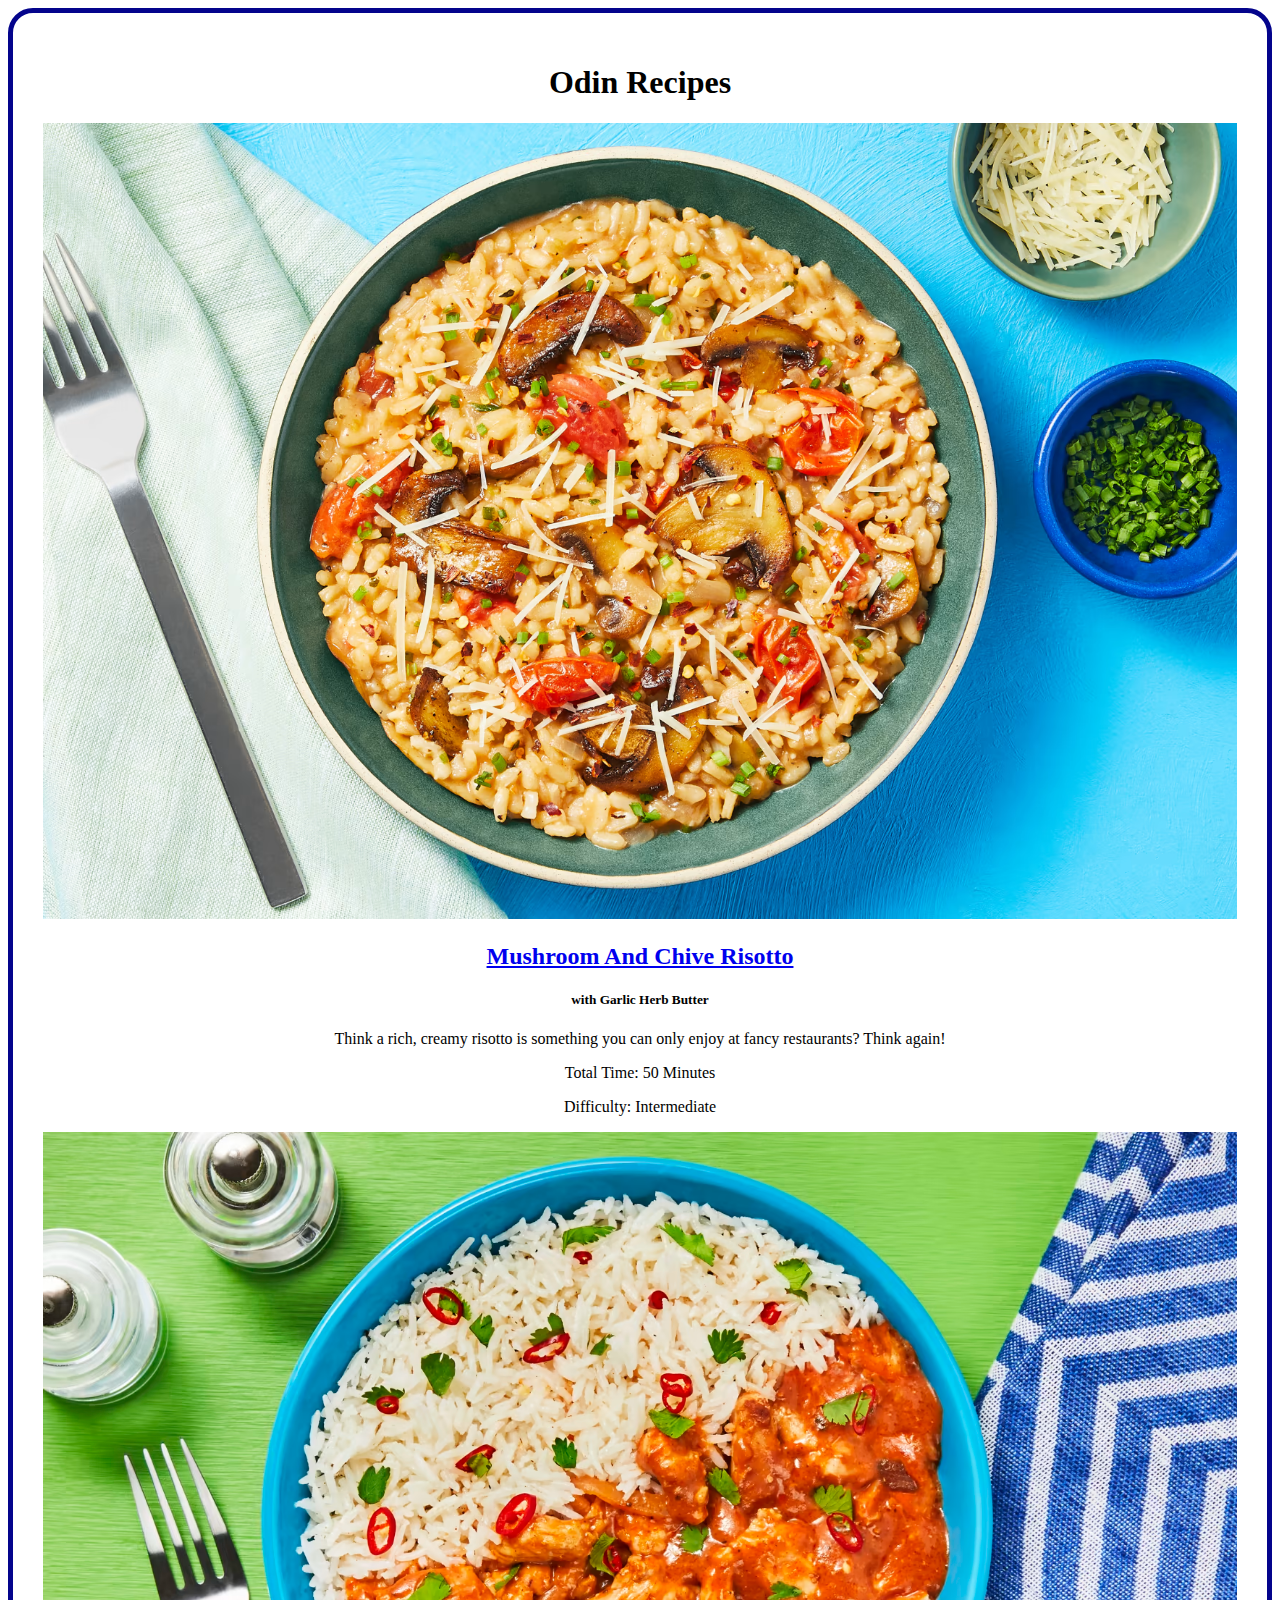
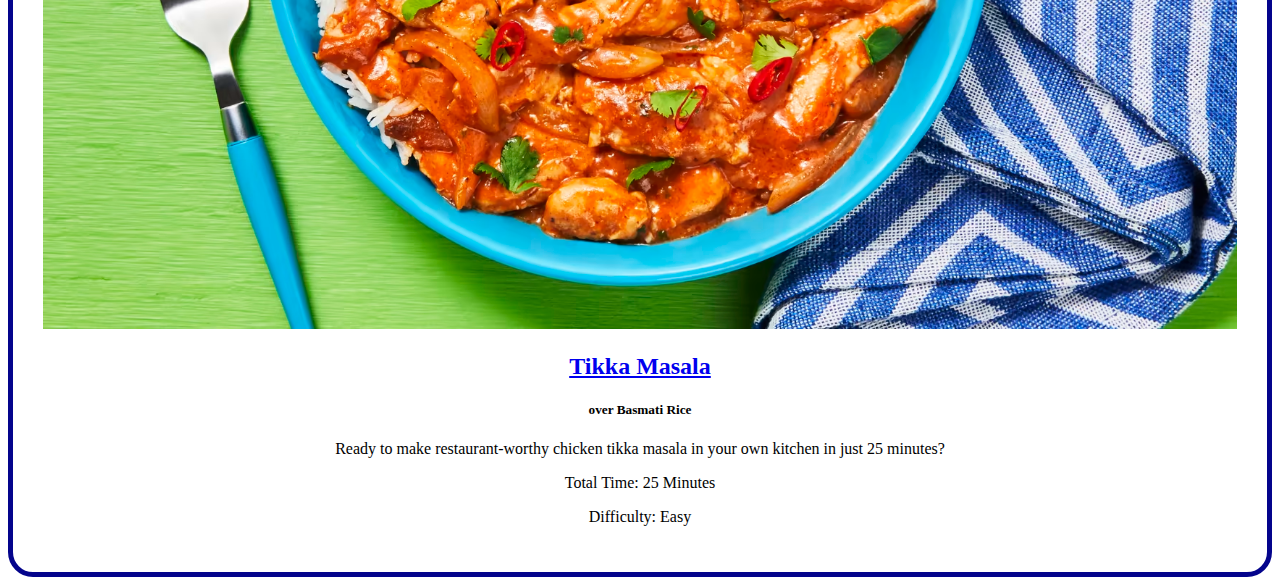
<file: index.html>
<!DOCTYPE html>

<html lang="en">
    <head>
        <meta charset="UTF-8">
        <title>Odin Recipes</title>
        <link rel="stylesheet" href="styles.css">
    </head>

    <body>
        <div class="home_container">
            <div class="title">
                <h1>Odin Recipes</h1>
            </div>
            <div class="recipes">
                <div class="risotto">
                    <img src="images/risotto_large.jpg" alt="Risotto">
                    <div class="risotto_text">
                        <h2><a href="recipes/risotto.html">Mushroom And Chive Risotto</a></h3>
                        <h5>with Garlic Herb Butter</h5>
                        <p>Think a rich, creamy risotto is something you can only enjoy at fancy restaurants? Think again!</p>
                        <p>Total Time: 50 Minutes</p>
                        <p>Difficulty: Intermediate</p>
                    </div>
                </div>
                <div class="tikka_masala">
                    <img src="images/tikka_large.jpg" alt="Tikka Masala In A Bowl">
                    <div class="risotto_text">
                        <h2><a href="recipes/tikka.html">Tikka Masala</a></h3>
                        <h5>over Basmati Rice</h5>
                        <p>Ready to make restaurant-worthy chicken tikka masala in your own kitchen in just 25 minutes?</p>
                        <p>Total Time: 25 Minutes</p>
                        <p>Difficulty: Easy</p>
                    </div>
                </div>
            </div>
        </div>
    </body>
</html>
</file>
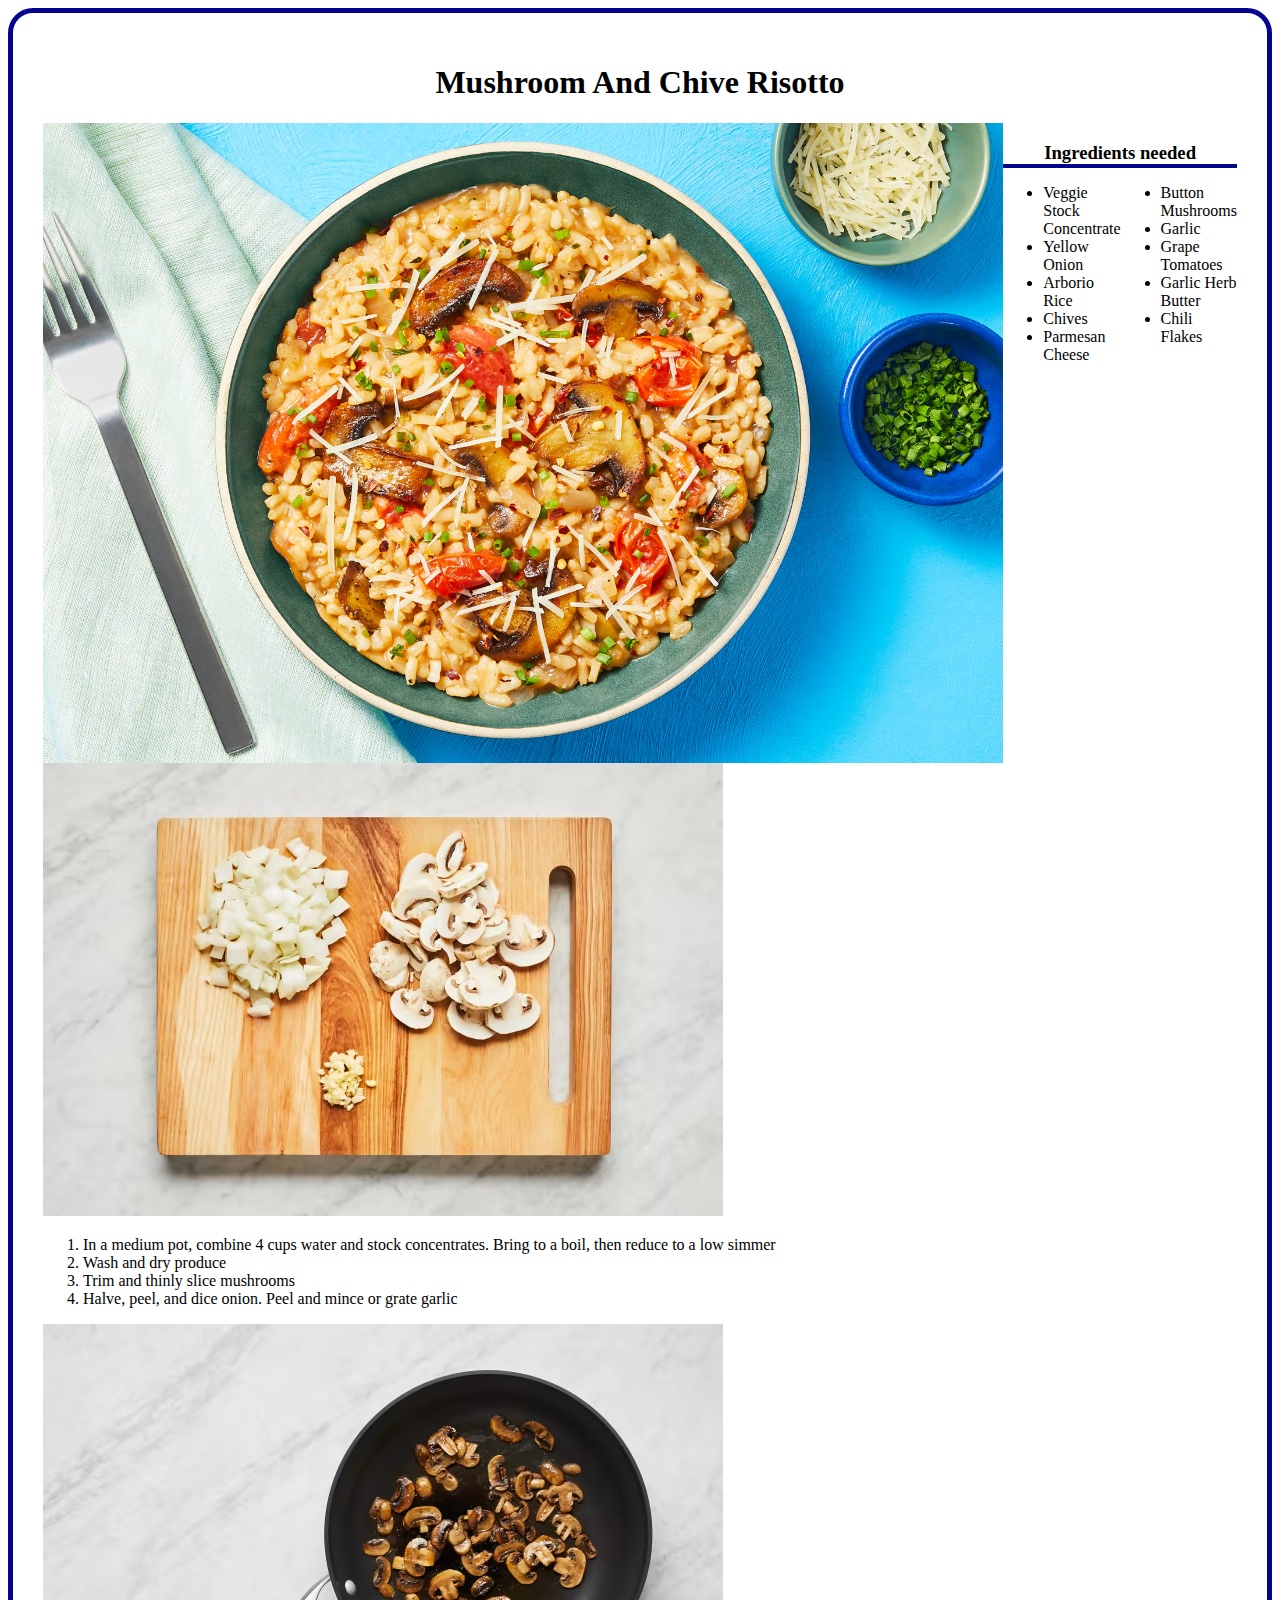
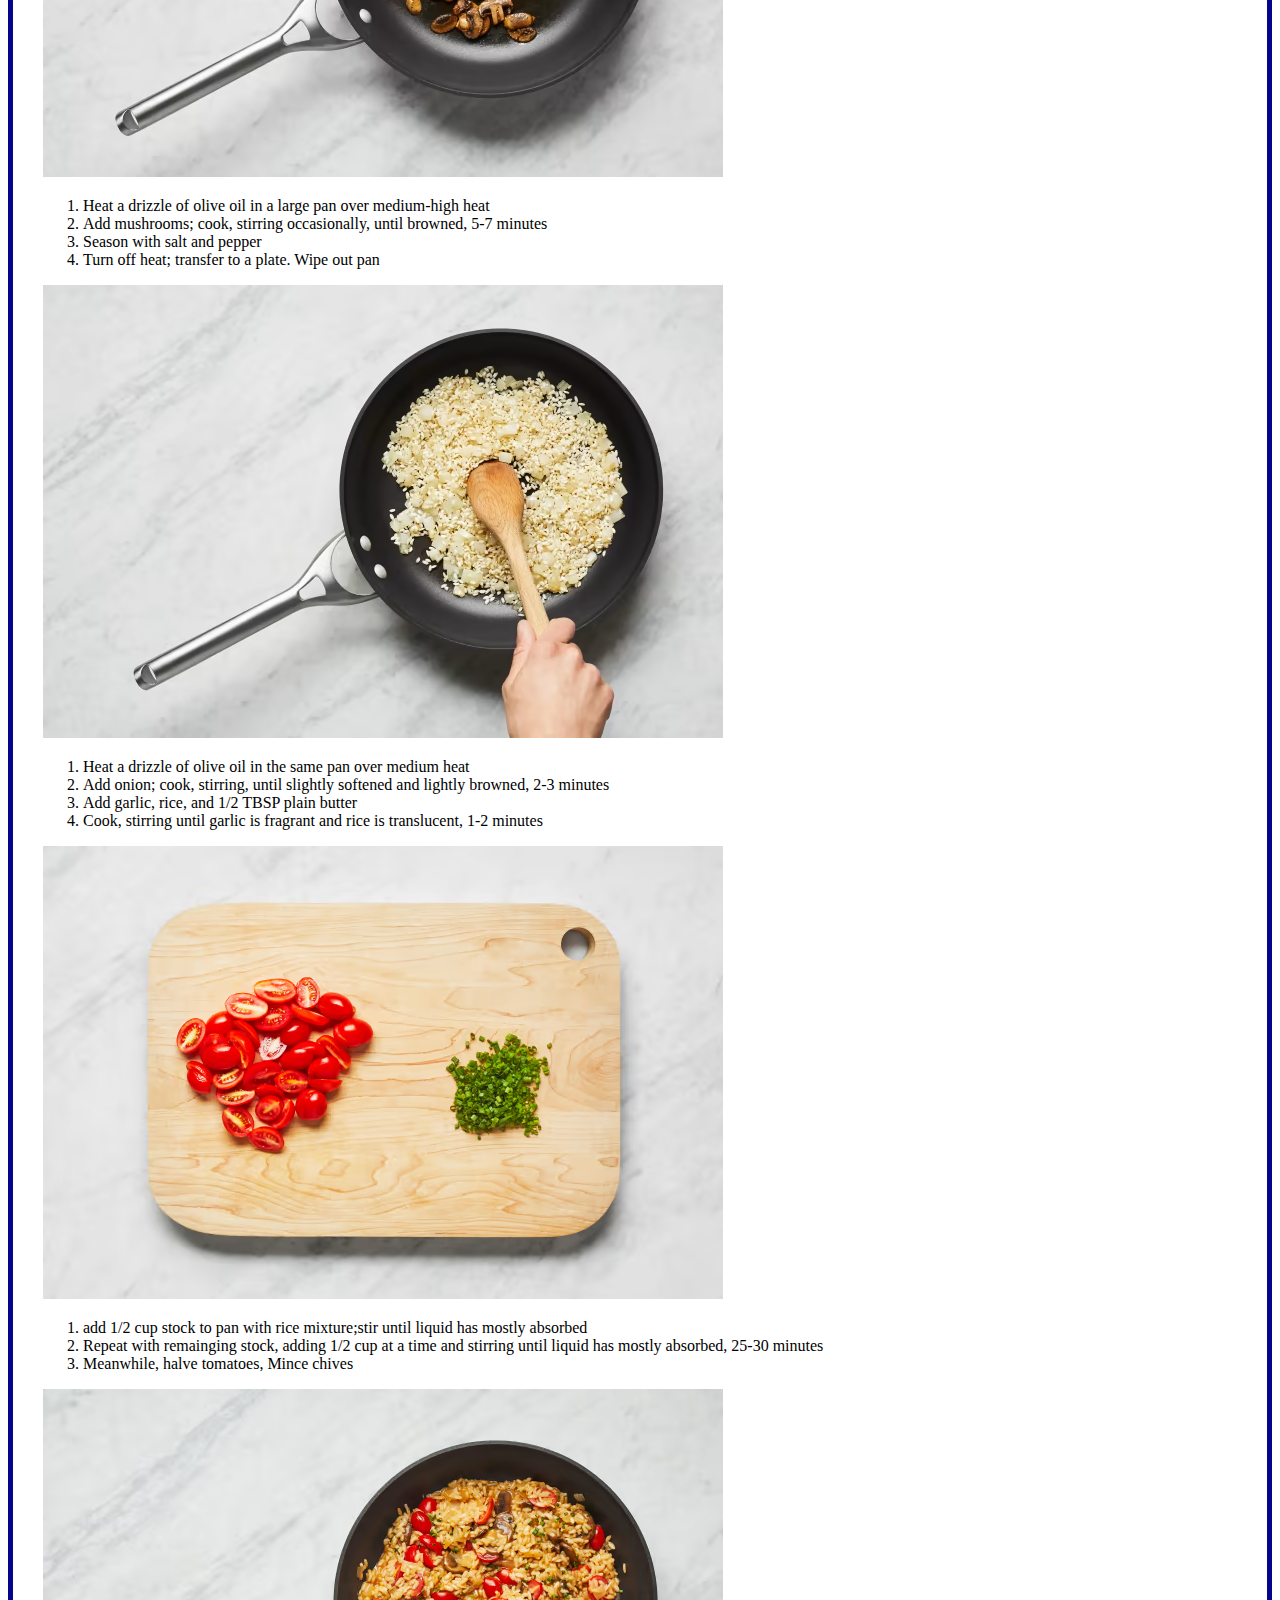
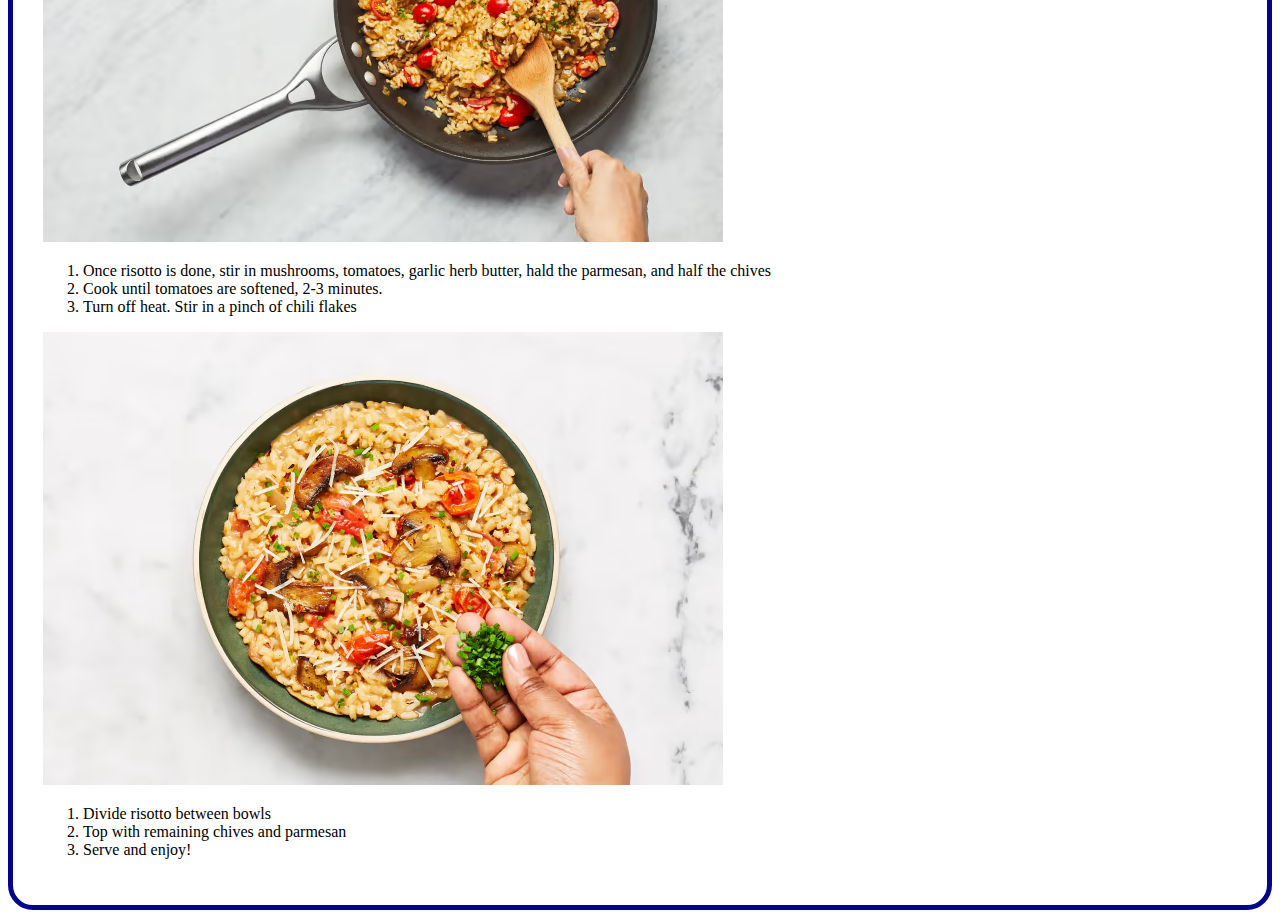
<file: recipes/risotto.html>
<!DOCTYPE html>
<html lang="en">
<head>
    <meta charset="UTF-8">
    <meta http-equiv="X-UA-Compatible" content="IE=edge">
    <meta name="viewport" content="width=device-width, initial-scale=1.0">
    <title>Mushroom And Chive Risotto</title>
    <link rel="stylesheet" href="../styles.css">
</head>
<body>
    <div class="ris_container">
        <div class="ris_title">
            <h1>Mushroom And Chive Risotto</h1>
        </div>
        <div class="ris_intro">
            <div class="ris_intro_img">
                <img src="../images/risotto_large.jpg" alt="Risotto">
            </div>
            <div class="ris_intro_text">
                <h3>Ingredients needed</h3>
                <div class="ris_ingredients">
                    <div class="ris_ingredients_one">
                        <p>
                            <ul>
                                <li>Veggie Stock Concentrate</li>
                                <li>Yellow Onion</li>
                                <li>Arborio Rice</li>
                                <li>Chives</li>
                                <li>Parmesan Cheese</li>
                            </ul>
                        </p>
                    </div>
                    <div class="ris_ingredients_two">
                        <p>
                            <ul>
                                <li>Button Mushrooms</li>
                                <li>Garlic</li>
                                <li>Grape Tomatoes</li>
                                <li>Garlic Herb Butter</li>
                                <li>Chili Flakes</li>
                            </ul>
                        </p>
                    </div>
                </div>
            </div>
        </div>
        <div class="ris_steps">
            <div class="ris_step_one_and_two">
                <div class="ris_step_one">
                    <div class="ris_step_one_img">
                        <img src="../images/risotto_step_1.jpg" alt="cut onions, garlic, and mushrooms on a cutting board">
                    </div>
                    <div class="ris_step_one_text">
                        <ol>
                            <li>In a medium pot, combine 4 cups water and stock concentrates. Bring to a boil, then reduce to a low simmer</li>
                            <li>Wash and dry produce</li>
                            <li>Trim and thinly slice mushrooms</li>
                            <li>Halve, peel, and dice onion. Peel and mince or grate garlic</li>
                        </ol>
                    </div>
                </div>
                <div class="ris_step_two">
                    <div class="ris_step_two_img">
                        <img src="../images/risotto_step_2.jpg" alt="mushrooms sauteeing in a pan">
                    </div>
                    <div class="ris_step_two_text">
                        <ol>
                            <li>Heat a drizzle of olive oil in a large pan over medium-high heat</li>
                            <li>Add mushrooms; cook, stirring occasionally, until browned, 5-7 minutes</li>
                            <li>Season with salt and pepper</li>
                            <li>Turn off heat; transfer to a plate. Wipe out pan</li>
                        </ol>
                    </div>
                </div>
            </div>
            <div class="ris_step_three_and_four">
                <div class="ris_step_three">
                    <div class="ris_step_three_img">
                        <img src="../images/risotto_step_3.jpg" alt="rice cooking in a pan">
                    </div>
                    <div class="ris_step_three_text">
                        <ol>
                            <li>Heat a drizzle of olive oil in the same pan over medium heat</li>
                            <li>Add onion; cook, stirring, until slightly softened and lightly browned, 2-3 minutes</li>
                            <li>Add garlic, rice, and 1/2 TBSP plain butter</li>
                            <li>Cook, stirring until garlic is fragrant and rice is translucent, 1-2 minutes</li>
                        </ol>
                    </div>
                </div>
                <div class="ris_step_four">
                    <div class="ris_step_four_img">
                        <img src="../images/risotto_step_4.jpg" alt="cut tomatoes and chives on a cutting board">
                    </div>
                    <div class="ris_step_four_text">
                        <ol>
                            <li>add 1/2 cup stock to pan with rice mixture;stir until liquid has mostly absorbed</li>
                            <li>Repeat with remainging stock, adding 1/2 cup at a time and stirring until liquid has mostly absorbed, 25-30 minutes</li>
                            <li>Meanwhile, halve tomatoes, Mince chives</li>
                        </ol>
                    </div>
                </div>
            </div>
            <div class="ris_step_five_and_six">
                <div class="ris_step_five">
                    <div class="ris_step_five_img">
                        <img src="../images/risotto_step_5.jpg" alt="pan of risotto">
                    </div>
                    <div class="ris_step_five_text">
                        <ol>
                            <li>Once risotto is done, stir in mushrooms, tomatoes, garlic herb butter, hald the parmesan, and half the chives</li>
                            <li>Cook until tomatoes are softened, 2-3 minutes.</li>
                            <li>Turn off heat. Stir in a pinch of chili flakes</li>
                        </ol>
                    </div>
                </div>
                <div class="ris_step_six">
                    <div class="ris_step_six_img">
                        <img src="../images/risotto_step_6.jpg" alt="finished risotto in a bowl">
                    </div>
                    <div class="ris_step_six_text">
                        <ol>
                            <li>Divide risotto between bowls</li>
                            <li>Top with remaining chives and parmesan</li>
                            <li>Serve and enjoy!</li>
                        </ol>
                    </div>
                </div>
            </div>
        </div>
    </div>
</body>
</html>
</file>
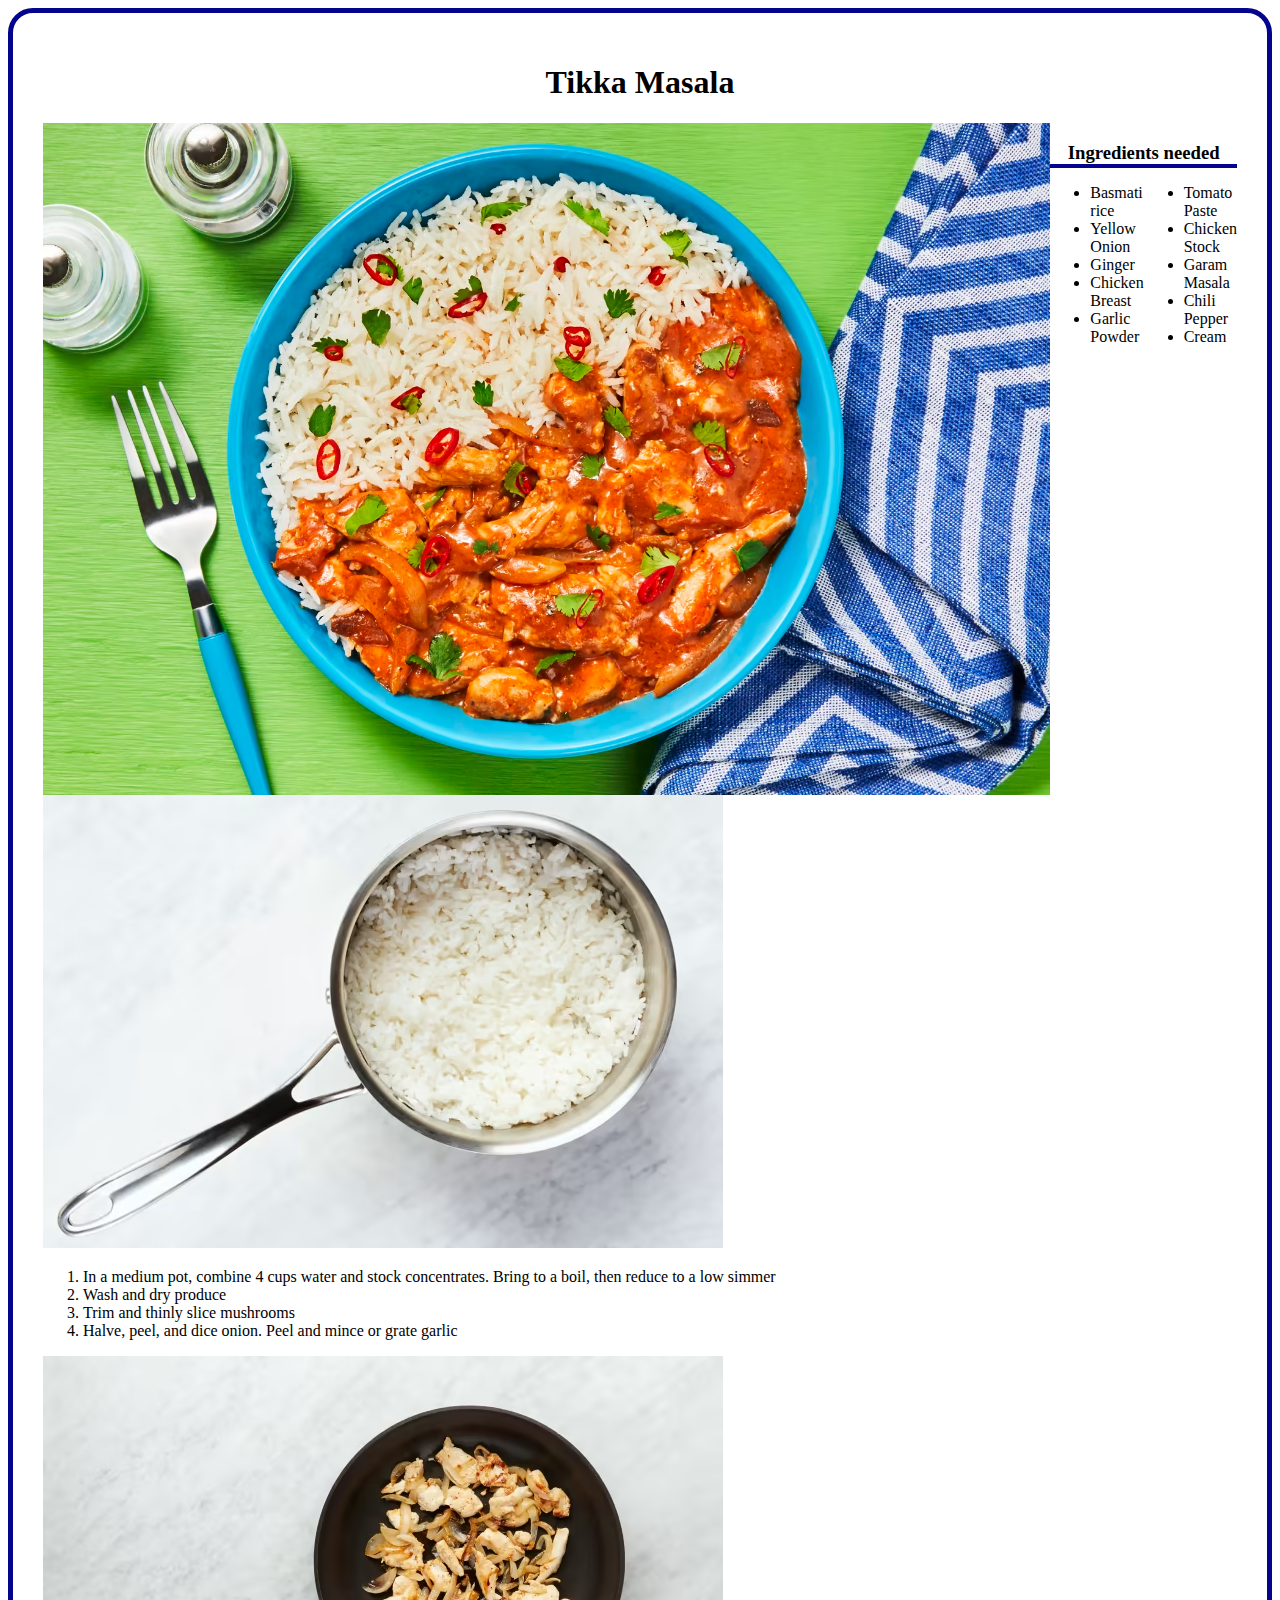
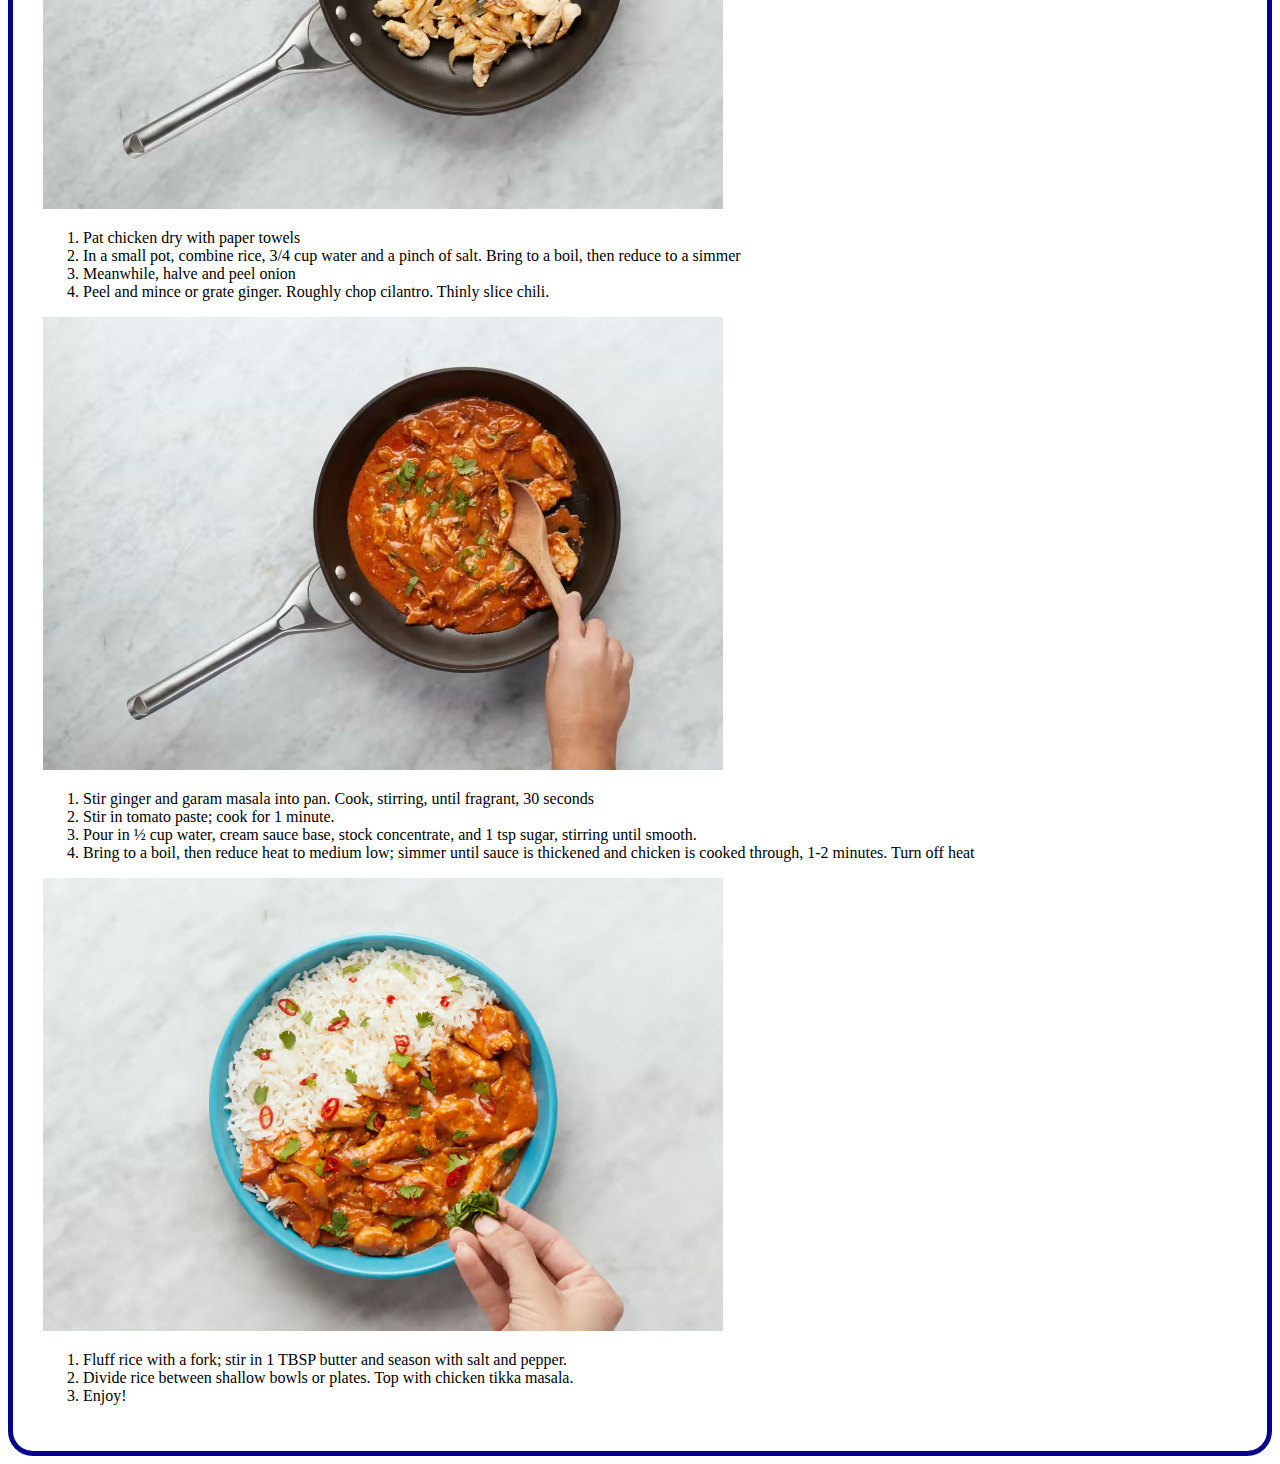
<file: recipes/tikka.html>
<!DOCTYPE html>
<html lang="en">
<head>
    <meta charset="UTF-8">
    <meta http-equiv="X-UA-Compatible" content="IE=edge">
    <meta name="viewport" content="width=device-width, initial-scale=1.0">
    <title>Tikka Masala</title>
    <link rel="stylesheet" href="../styles.css">
</head>
<body>
    <div class="tikka_container">
        <div class="tikka_title">
            <h1>Tikka Masala</h1>
        </div>
        <div class="ris_intro">
            <div class="tikka_intro_img">
                <img src="../images/tikka_large.jpg" alt="Tikka Masala Over Rice">
            </div>
            <div class="tikka_intro_text">
                <h3>Ingredients needed</h3>
                <div class="tikka_ingredients">
                    <div class="tikka_ingredients_one">
                        <p>
                            <ul>
                                <li>Basmati rice</li>
                                <li>Yellow Onion</li>
                                <li>Ginger</li>
                                <li>Chicken Breast</li>
                                <li>Garlic Powder</li>
                            </ul>
                        </p>
                    </div>
                    <div class="tikka_ingredients_two">
                        <p>
                            <ul>
                                <li>Tomato Paste</li>
                                <li>Chicken Stock</li>
                                <li>Garam Masala</li>
                                <li>Chili Pepper</li>
                                <li>Cream</li>
                            </ul>
                        </p>
                    </div>
                </div>
            </div>
        </div>
        <div class="tikka_steps">
            <div class="tikka_step_one_and_two">
                <div class="tikka_step_one">
                    <div class="tikka_step_one_img">
                        <img src="../images/tikka_step_1.jpg" alt="rice in a pot">
                    </div>
                    <div class="tikka_step_one_text">
                        <ol>
                            <li>In a medium pot, combine 4 cups water and stock concentrates. Bring to a boil, then reduce to a low simmer</li>
                            <li>Wash and dry produce</li>
                            <li>Trim and thinly slice mushrooms</li>
                            <li>Halve, peel, and dice onion. Peel and mince or grate garlic</li>
                        </ol>
                    </div>
                </div>
                <div class="tikka_step_two">
                    <div class="tikka_step_two_img">
                        <img src="../images/tikka_step_2.jpg" alt="chicken sauteeing in a pan">
                    </div>
                    <div class="tikka_step_two_text">
                        <ol>
                            <li>Pat chicken dry with paper towels</li>
                            <li>In a small pot, combine rice, 3/4 cup water and a pinch of salt. Bring to a boil, then reduce to a simmer</li>
                            <li>Meanwhile, halve and peel onion</li>
                            <li> Peel and mince or grate ginger. Roughly chop cilantro. Thinly slice chili.</li>
                        </ol>
                    </div>
                </div>
            </div>
            <div class="tikka_step_three_and_four">
                <div class="tikka_step_three">
                    <div class="tikka_step_three_img">
                        <img src="../images/tikka_step_3.jpg" alt="malasa cooking in a pan">
                    </div>
                    <div class="tikka_step_three_text">
                        <ol>
                            <li>Stir ginger and garam masala into pan. Cook, stirring, until fragrant, 30 seconds</li>
                            <li>Stir in tomato paste; cook for 1 minute.</li>
                            <li>Pour in ½ cup water, cream sauce base, stock concentrate, and 1 tsp sugar, stirring until smooth.</li>
                            <li>Bring to a boil, then reduce heat to medium low; simmer until sauce is thickened and chicken is cooked through, 1-2 minutes. Turn off heat</li>
                        </ol>
                    </div>
                </div>
                <div class="tikka_step_four">
                    <div class="tikka_step_four_img">
                        <img src="../images/tikka_step_4.jpg" alt="tikka masala in a bowl">
                    </div>
                    <div class="tikka_step_four_text">
                        <ol>
                            <li>Fluff rice with a fork; stir in 1 TBSP butter and season with salt and pepper. </li>
                            <li>Divide rice between shallow bowls or plates. Top with chicken tikka masala. </li>
                            <li>Enjoy!</li>
                        </ol>
                    </div>
                </div>
            </div>
        </div>
    </div>
</body>
</html>
</file>
<file: styles.css>
.home_container {
    text-align: center;
    padding: 30px;
    border: 5px solid #04048c;
    border-radius: 25px;
}

img {
    max-width: 100%;
    height: auto;
}

.tikka_container {
    text-align: left;
    padding: 30px;
    border: 5px solid #04048c;
    border-radius: 25px;
}

.tikka_title{
    text-align: center;
}

.ris_title{
    text-align: center;
}

.ris_container {
    text-align: left;
    padding: 30px;
    border: 5px solid #04048c;
    border-radius: 25px;
}

.ris_intro{
    display: flex;
    justify-content: center;
}

.ris_intro_img {
    display: flex;
    justify-content: center;
    align-items: center;

}

.ris_intro_text{
    display: block;
}

.ris_ingredients {
    margin-top: 0;
    display:flex;
    justify-content: center;
}

h3 {
    margin-bottom: 0;
    text-align: center;
    border-bottom: 4px solid #04048c;
}

.tikka_intro{
    display: flex;
    justify-content: center;
}

.tikka_intro_img {
    display: flex;
    justify-content: center;
    align-items: center;

}

.tikka_intro_text{
    display: block;
}

.tikka_ingredients {
    margin-top: 0;
    display:flex;
    justify-content: center;
}
</file>
